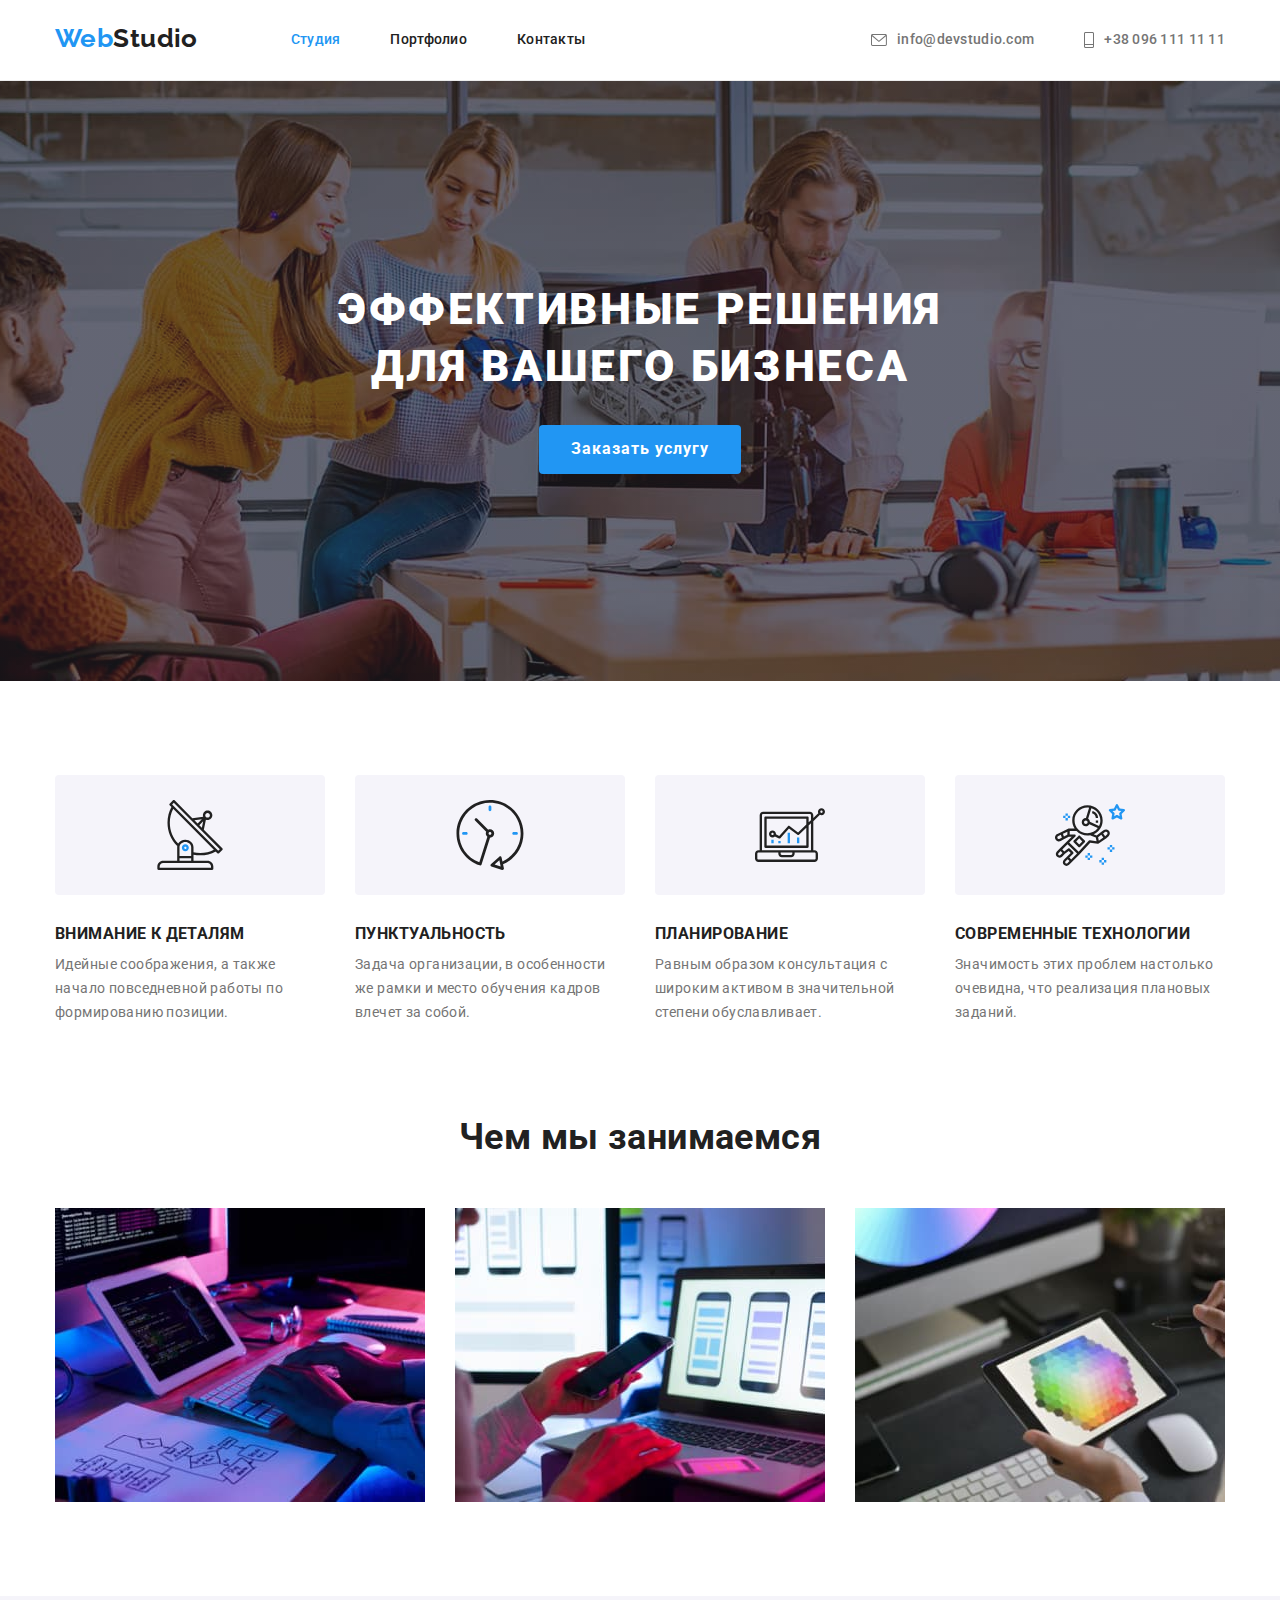
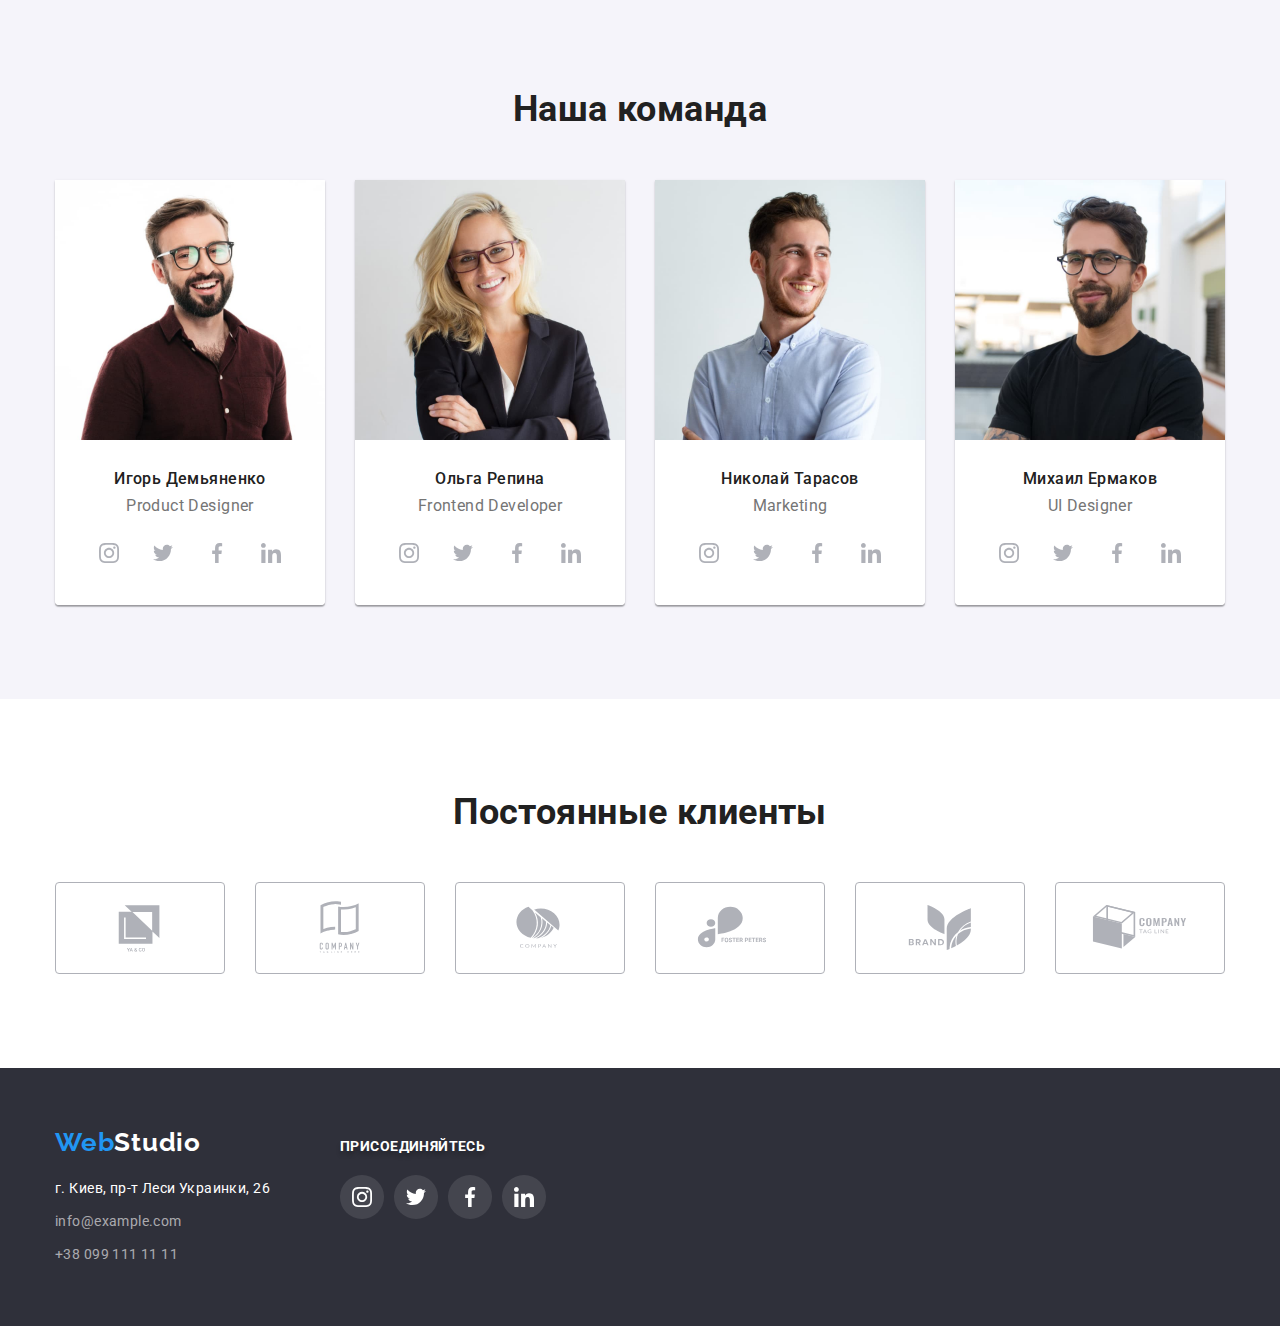
<file: index.html>
<!DOCTYPE html>
<html lang="ru">
  <head>
    <meta charset="UTF-8" />
    <meta http-equiv="X-UA-Compatible" content="IE=edge" />
    <meta name="viewport" content="width=device-width, initial-scale=1.0" />
    <title>Студия</title>
    <link rel="preconnect" href="https://fonts.googleapis.com">
    <link rel="preconnect" href="https://fonts.gstatic.com" crossorigin>
    <link href="https://fonts.googleapis.com/css2?family=Raleway:wght@700&family=Roboto:wght@400;500;700;900&display=swap"
      rel="stylesheet">
    <link rel="stylesheet" href="https://cdnjs.cloudflare.com/ajax/libs/modern-normalize/1.1.0/modern-normalize.min.css" />
    <link rel="stylesheet" href="css/style.css" />
  </head>

  <body>
    <!--top line-->
    <header class="header">
      <div class="container header-wrap">
        <nav class="nav">
        <!--retur to main page-->
        <a href="./index.html" class="logo"><span class="logo-accent">Web</span>Studio</a>
        <!--nav-->
        <ul class="site-nav list">
          <li class="top-item">
            <a class="top_link current" href="./index.html">Студия</a>
          </li>
          <li class="top-item">
            <a class="top_link" href="./portfolio.html">Портфолио</a>
          </li>
          <li class="top-item">
            <a class="top_link" href="">Контакты</a>
          </li>
        </ul>
      </nav>
      <!--contacts-->
      <ul class="top-contacts list">
        <li class="contact-item">
          <a class="top_contact" href="mailto:info@devstudio.com">
            <svg class="top-contact-icon" width="16" height="12">
              <use href="img/icons.svg#icon-email">
              </use>
            </svg>info@devstudio.com</a>
        </li>
        <li class="contact-item">
          <a class="top_contact" href="telto:+380961111111">
            <svg class="top-contact-icon" width="10" height="16">
              <use href="img/icons.svg#icon-phone"></use>
            </svg>+38 096 111 11 11</a>
        </li>
      </ul>
    </div>
    </header>

    <main>
      <!--section 1-->
      <section class="hero overlay">
        <div class="container">
          <h1 class="hero_title">Эффективные решения для вашего бизнеса</h1>
          <button class="button_primary">Заказать услугу</button>
        </div>
      </section>

      <!--section 2-->
      <section class="section-features">
      <div class="container top-padding">
          <!--title "Особенности" need to hide whit styles CSS-->
          <h2 class="features">Особенности</h2>
          <ul class="features-list list">
            <li class="features-item">
              <div class="features-icons">
                <svg class="features-icon" width="70" height="70">
                  <use href="img/icons.svg#icon-antenna"></use>
                </svg>
              </div>
              <h3 class="features_title">Внимание к деталям</h3>
              <p>Идейные соображения, а также начало повседневной работы по формированию позиции.</p>
            </li>
            <li class="features-item">
              <div class="features-icons">
                <svg class="features-icon" width="70" height="70">
                  <use href="img/icons.svg#icon-clock"></use>
                </svg>
              </div>
              <h3 class="features_title">Пунктуальность</h3>
              <p>
                Задача организации, в особенности же рамки и место обучения кадров влечет за собой.
              </p>
            </li>
            <li class="features-item">
              <div class="features-icons">
                <svg class="features-icon" width="70" height="70">
                  <use href="img/icons.svg#icon-diagram"></use>
                </svg>
              </div>
              <h3 class="features_title">Планирование</h3>
              <p>
                Равным образом консультация с широким активом в значительной степени обуславливает.
              </p>
            </li>
            <li class="features-item">
              <div class="features-icons">
                <svg class="features-icon" width="70" height="70">
                  <use href="img/icons.svg#icon-astronaut"></use>
                </svg>
              </div>
              <h3 class="features_title">Современные технологии</h3>
              <p>Значимость этих проблем настолько очевидна, что реализация плановых заданий.</p>
            </li>
          </ul>
      </div>
      </section>

      <!--section 3-->
      <section class="section-work no-padding">
      <div class="container">
        <h2 class="work">Чем мы занимаемся</h2>
        <ul class="work-list list">
          <li class="work-item">
            <img src="img/index/section_3/section3-1.jpg" alt="Планирование работы" width="370" height="294" />
          </li>
          <li class="work-item">
            <img src="img/index/section_3/section3-2.jpg" alt="Работа с уведомлениями" width="370" height="294" />
          </li>
          <li class="work-item">
            <img src="img/index/section_3/section3-3.jpg" alt="Оптимизация рабочего графика" width="370" height="294" />
          </li>
        </ul>
      </div>
      </section>

      <!--section 4-->
      <section class="section-team">
        <div class="container">
          <h2 class="team">Наша команда</h2>
          <ul class="team-list list">
            <li class="team-item">
              <img class="team-img" src="img/index/section_4/section4-1.jpg" alt="Работник компании" width="270" height="260" />
              <div class="team-content">
              <h3 class="team_name">Игорь Демьяненко</h3>
              <p lang="en" class="team_prof">Product Designer</p>
              <ul class="team-socials-list list">
                <li class="team-socials-item">
                  <a href="" class="team-socials-link">
                    <svg class="team-socials-icon" width="20" height="20">
                      <use href="./img/icons.svg#icon-instagram">
                      </use>
                    </svg>
                  </a>
                </li>
                <li class="team-socials-item">
                  <a href="" class="team-socials-link">
                    <svg class="team-socials-icon" width="20" height="20">
                      <use href="./img/icons.svg#icon-twitter">
                      </use>
                    </svg>
                  </a> 
                </li>
                <li class="team-socials-item">
                  <a href="" class="team-socials-link">
                    <svg class="team-socials-icon" width="20" height="20">
                      <use href="./img/icons.svg#icon-facebook">
                      </use>
                    </svg>
                  </a>
                </li>
                <li class="team-socials-item">
                  <a href="" class="team-socials-link">
                    <svg class="team-socials-icon" width="20" height="20">
                      <use href="./img/icons.svg#icon-linkedin">
                      </use>
                    </svg>
                  </a>
                </li>
              </ul>
              </div>
            </li>
            <li class="team-item">
              <img class="team-img" src="img/index/section_4/section4-2.jpg" alt="Работник компании" width="270" height="260" />
              <div class="team-content">
              <h3 class="team_name">Ольга Репина</h3>
              <p lang="en" class="team_prof">Frontend Developer</p>
              <ul class="team-socials-list list">
                <li class="team-socials-item">
                  <a href="" class="team-socials-link">
                    <svg class="team-socials-icon" width="20" height="20">
                      <use href="./img/icons.svg#icon-instagram">
                      </use>
                    </svg>
                  </a>
                </li>
                <li class="team-socials-item">
                  <a href="" class="team-socials-link">
                    <svg class="team-socials-icon" width="20" height="20">
                      <use href="./img/icons.svg#icon-twitter">
                      </use>
                    </svg>
                  </a>
                </li>
                <li class="team-socials-item">
                  <a href="" class="team-socials-link">
                    <svg class="team-socials-icon" width="20" height="20">
                      <use href="./img/icons.svg#icon-facebook">
                      </use>
                    </svg>
                  </a>
                </li>
                <li class="team-socials-item">
                  <a href="" class="team-socials-link">
                    <svg class="team-socials-icon" width="20" height="20">
                      <use href="./img/icons.svg#icon-linkedin">
                      </use>
                    </svg>
                  </a>
                </li>
              </ul>
              </div>
            </li>
            <li class="team-item">
              <img class="team-img" src="img/index/section_4/sectoin4-3.jpg" alt="Работник компании" width="270" height="260" />
              <div class="team-content">
              <h3 class="team_name">Николай Тарасов</h3>
              <p lang="en" class="team_prof">Marketing</p>
              <ul class="team-socials-list list">
                <li class="team-socials-item">
                  <a href="" class="team-socials-link">
                    <svg class="team-socials-icon" width="20" height="20">
                      <use href="./img/icons.svg#icon-instagram">
                      </use>
                    </svg>
                  </a>
                </li>
                <li class="team-socials-item">
                  <a href="" class="team-socials-link">
                    <svg class="team-socials-icon" width="20" height="20">
                      <use href="./img/icons.svg#icon-twitter">
                      </use>
                    </svg>
                  </a>
                </li>
                <li class="team-socials-item">
                  <a href="" class="team-socials-link">
                    <svg class="team-socials-icon" width="20" height="20">
                      <use href="./img/icons.svg#icon-facebook">
                      </use>
                    </svg>
                  </a>
                </li>
                <li class="team-socials-item">
                  <a href="" class="team-socials-link">
                    <svg class="team-socials-icon" width="20" height="20">
                      <use href="./img/icons.svg#icon-linkedin">
                      </use>
                    </svg>
                  </a>
                </li>
              </ul>
              </div>
            </li>
            <li class="team-item">
              <img class="team-img" src="img/index/section_4/section4-4.jpg" alt="Работник компании" width="270" height="260" />
              <div class="team-content">
              <h3 class="team_name">Михаил Ермаков</h3>
              <p lang="en" class="team_prof">UI Designer</p>
              <ul class="team-socials-list list">
                <li class="team-socials-item">
                  <a href="" class="team-socials-link">
                    <svg class="team-socials-icon" width="20" height="20">
                      <use href="./img/icons.svg#icon-instagram">
                      </use>
                    </svg>
                  </a>
                </li>
                <li class="team-socials-item">
                  <a href="" class="team-socials-link">
                    <svg class="team-socials-icon" width="20" height="20">
                      <use href="./img/icons.svg#icon-twitter">
                      </use>
                    </svg>
                  </a>
                </li>
                <li class="team-socials-item">
                  <a href="" class="team-socials-link">
                    <svg class="team-socials-icon" width="20" height="20">
                      <use href="./img/icons.svg#icon-facebook">
                      </use>
                    </svg>
                  </a>
                </li>
                <li class="team-socials-item">
                  <a href="" class="team-socials-link">
                    <svg class="team-socials-icon" width="20" height="20">
                      <use href="./img/icons.svg#icon-linkedin">
                      </use>
                    </svg>
                  </a>
                </li>
              </ul>
              </div>
            </li>
          </ul>
        </div>
      </section>

      <!--section 5-->
      <section class="section-clients">
        <div class="container">
          <h2 class="clients">Постоянные клиенты</h2>
          <ul class="clients-list list">
            <li class="clients-item">
              <a class="clients-link" href="">
                <svg class="clients-icon" width="106" height="60">
                  <use href="img/icons.svg#icon-logo1"></use>
                </svg>
              </a>
            </li>
            <li class="clients-item">
              <a class="clients-link" href="">
                <svg class="clients-icon" width="106" height="60">
                  <use href="img/icons.svg#icon-logo2"></use>
                </svg>
              </a>
            </li>
            <li class="clients-item">
              <a class="clients-link" href="">
                <svg class="clients-icon" width="106" height="60">
                  <use href="img/icons.svg#icon-logo3"></use>
                </svg>
              </a>
            </li>
            <li class="clients-item">
              <a class="clients-link" href="">
                <svg class="clients-icon" width="106" height="60">
                  <use href="img/icons.svg#icon-logo4"></use>
                </svg>
              </a>
            </li>
            <li class="clients-item">
              <a class="clients-link" href="">
                <svg class="clients-icon" width="106" height="60">
                  <use href="img/icons.svg#icon-logo5"></use>
                </svg>
              </a>
            </li>
            <li class="clients-item">
              <a class="clients-link" href="">
                <svg class="clients-icon" width="106" height="60">
                  <use href="img/icons.svg#icon-logo6"></use>
                </svg>
              </a>
            </li>
          </ul>
        </div>
      </section>
    </main>

    <footer class="footer">
      <div class="container footer-container">
        <div class="footer-block">
        <a class="logo-footer" href="./index.html"><span class="logo-accent">Web</span>Studio</a>
        <address class="address">
          <ul class="list">
            <li class="address-item">
              <a class="address-map" href="https://goo.gl/maps/jYwfcW3zjosPF1Vx7" target="_blank" rel="noopener noreferrer" >г.
                Киев, пр-т Леси Украинки, 26</a>
            </li>
            <li class="address-item">
              <a class="address-contact" href="mailto:info@example.com">info@example.com</a>
            </li>
            <li class="address-item">
              <a class="address-contact" href="telto:+380991111111">+38 099 111 11 11</a>
            </li>
          </ul>
        </address>
        </div>
        <div class="footer-block">
          <p class="join-text">Присоединяйтесь</p>
          <ul class="join-socials-list list">
            <li class="join-socials-item">
              <a href="" class="join-socials-link">
                <svg class="join-socials-icon" width="20" height="20">
                  <use href="./img/icons.svg#icon-instagram">
                  </use>
                </svg>
              </a>
            </li>
            <li class="join-socials-item">
              <a href="" class="join-socials-link">
                <svg class="join-socials-icon" width="20" height="20">
                  <use href="./img/icons.svg#icon-twitter">
                  </use>
                </svg>
              </a>
            </li>
            <li class="join-socials-item">
              <a href="" class="join-socials-link">
                <svg class="join-socials-icon" width="20" height="20">
                  <use href="./img/icons.svg#icon-facebook">
                  </use>
                </svg>
              </a>
            </li>
            <li class="join-socials-item">
              <a href="" class="join-socials-link">
                <svg class="join-socials-icon" width="20" height="20">
                  <use href="./img/icons.svg#icon-linkedin">
                  </use>
                </svg>
              </a>
            </li>
          </ul>
        </div>
      </div>
    </footer>
  </body>
</html>
</file>
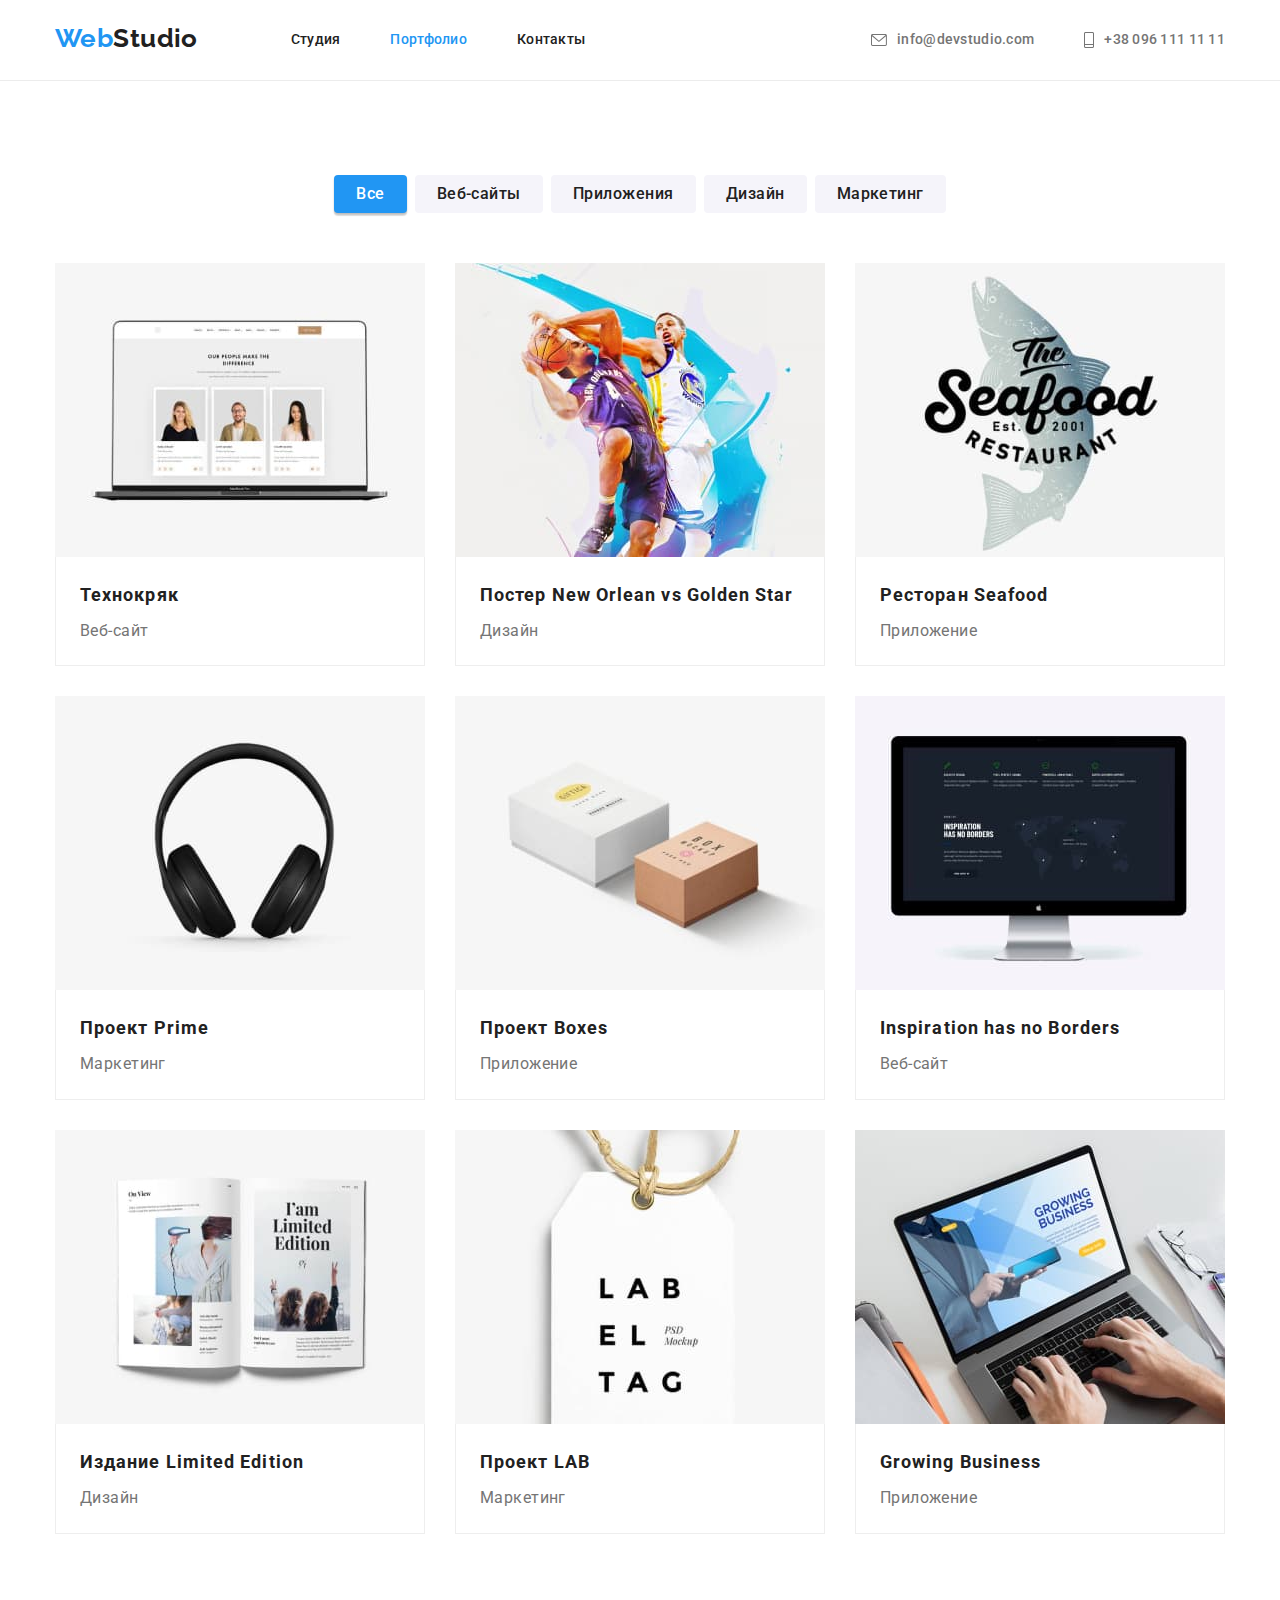
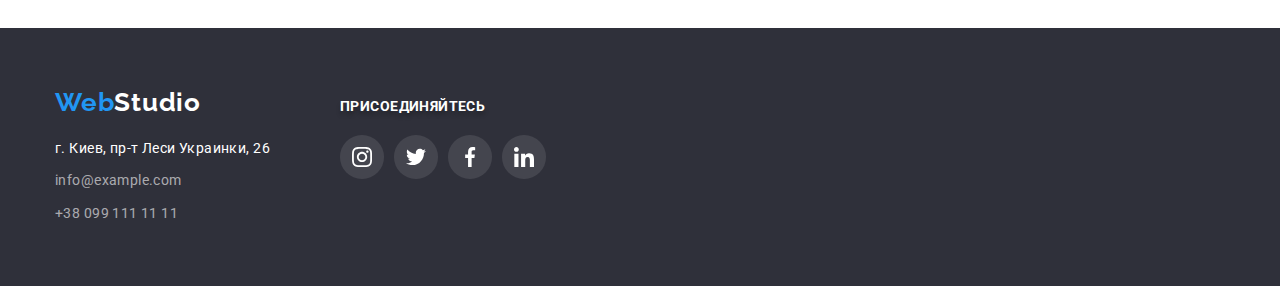
<file: portfolio.html>
<!DOCTYPE html>
<html lang="ru">
  <head>
    <meta charset="UTF-8" />
    <meta http-equiv="X-UA-Compatible" content="IE=edge" />
    <meta name="viewport" content="width=device-width, initial-scale=1.0" />
    <title>Портфолио</title>
    <link rel="preconnect" href="https://fonts.googleapis.com">
    <link rel="preconnect" href="https://fonts.gstatic.com" crossorigin>
    <link href="https://fonts.googleapis.com/css2?family=Raleway:wght@700&family=Roboto:wght@400;500;700;900&display=swap"
      rel="stylesheet">
    <link rel="stylesheet" href="https://cdnjs.cloudflare.com/ajax/libs/modern-normalize/1.1.0/modern-normalize.min.css" />
    <link rel="stylesheet" href="css/style.css" />
  </head>
  <body>
    <!--top lone-->
    <header class="header">
      <div class="container header-wrap">
        <nav class="nav">
          <!--retur to main paig-->
          <a href="./index.html" class="logo"><span class="logo-accent">Web</span>Studio</a>
          <!--nav-->
          <ul class="site-nav list">
            <li class="top-item">
              <a class="top_link" href="./index.html">Студия</a>
            </li>
            <li class="top-item">
              <a class="top_link current" href="./portfolio.html">Портфолио</a>
            </li>
            <li class="top-item">
              <a class="top_link" href="">Контакты</a>
            </li>
          </ul>
        </nav>
        <!--contacts-->
        <ul class="top-contacts list">
          <li class="contact-item">
            <a class="top_contact" href="mailto:info@devstudio.com">
              <svg class="top-contact-icon" width="16" height="12">
                <use href="img/icons.svg#icon-email">
                </use>
              </svg>info@devstudio.com</a>
          </li>
          <li class="contact-item">
            <a class="top_contact" href="telto:+380961111111">
              <svg class="top-contact-icon icon-phone" width="10" height="16">
                <use href="img/icons.svg#icon-phone"></use>
              </svg>+38 096 111 11 11</a>
          </li>
        </ul>
      </div>
    </header>

    <main>
      <!--filter-->
      <section class="section-filter">
        <div class="container top-padding">
          <!--title "Проекти" need to hide whit styles CSS-->
          <h1 class="filter">Проекти</h1>
          <ul class="filter-list list">
            <li class="filter-item">
              <button class="button_current">Все</button>
            </li>
            <li class="filter-item">
              <button class="button_secondary">Веб-сайты</button>
            </li>
            <li class="filter-item">
              <button class="button_secondary">Приложения</button>
            </li>
            <li class="filter-item">
              <button class="button_secondary">Дизайн</button>
            </li>
            <li class="filter-item">
              <button class="button_secondary">Маркетинг</button>
            </li>
          </ul>
          <!--projects-->
          <ul class="project-list list">
            <!--project_1-->
            <li class="project-item">
              <a class="project-link" href="">
                <img src="img/portfolio/project_1.jpg" alt="Главная страничка сайта" width="370" height="294" />
                <div class="project-content">
                  <h2 class="project_name">Технокряк</h2>
                  <p class="project_about">Веб-сайт</p>
                </div>
              </a>
            </li>
            <!--progect_2-->
            <li class="project-item">
              <a class="project-link" href="">
                <img src="img/portfolio/prpject_2.jpg" alt="Постер баскетбольной команды" width="370" height="294" />
                <div class="project-content">
                  <h2 class="project_name">Постер <span lang="en">New Orlean vs Golden Star</span></h2>
                  <p class="project_about">Дизайн</p>
                </div>
              </a>  
            </li>
            <!--progect_3-->
            <li class="project-item">
              <a class="project-link" href="">
                <img src="img/portfolio/project_3.jpg" alt="Логотип ресторана" width="370" height="294" />
                <div class="project-content">
                  <h2 class="project_name">Ресторан <span lang="en">Seafood</span></h2>
                  <p class="project_about">Приложение</p>
                </div>
              </a>  
            </li>
            <!--progect_4-->
            <li class="project-item">
              <a class="project-link" href="">
                <img src="img/portfolio/project_4.jpg" alt="Наушники" width="370" height="294" />
                <div class="project-content">
                  <h2 class="project_name">Проект <span lang="en">Prime</span></h2>
                  <p class="project_about">Маркетинг</p>
                </div>
              </a>  
            </li>
            <!--progect_5-->
            <li class="project-item">
              <a class="project-link" href="">
                <img src="img/portfolio/project_5.jpg" alt="Коробки" width="370" height="294" />
                <div class="project-content">
                  <h2 class="project_name">Проект <span lang="en">Boxes</span></h2>
                  <p class="project_about">Приложение</p>
                </div>
              </a>
            </li>
            <!--progect_6-->
            <li class="project-item">
              <a class="project-link" href="">
                <img src="img/portfolio/project_6.jpg" alt="Персональний компютер" width="370" height="294" />
                <div class="project-content">
                  <h2 lang="en" class="project_name">Inspiration has no Borders</h2>
                  <p class="project_about">Веб-сайт</p>
                </div>
              </a>
            </li>
            <!--progect_7-->
            <li class="project-item">
              <a class="project-link" href="">
                <img src="img/portfolio/project_7.jpg" alt="Журнальное издание" width="370" height="294" />
                <div class="project-content">
                  <h2 class="project_name">Издание <span lang="en">Limited Edition</span></h2>
                  <p class="project_about">Дизайн</p>
                </div>
              </a>  
            </li>
            <!--progect_8-->
            <li class="project-item">
              <a class="project-link" href="">
                <img src="img/portfolio/project_8.jpg" alt="Етикетка на шнурке" width="370" height="294" />
                <div class="project-content">
                  <h2 class="project_name">Проект <span lang="en">LAB</span></h2>
                  <p class="project_about">Маркетинг</p>
                </div>
              </a>  
            </li>
            <!--progect_9-->
            <li class="project-item">
              <a class="project-link" href="">
                <img src="img/portfolio/project_9.jpg" alt="Работа за ноутбуком" width="370" height="294" />
                <div class="project-content">
                  <h2 lang="en" class="project_name">Growing Business</h2>
                  <p class="project_about">Приложение</p>
                </div>
              </a>  
            </li>
          </ul>
        </div>
      </section>
    </main>

    <footer class="footer">
      <div class="container footer-container">
        <div class="footer-block">
          <a class="logo-footer" href="./index.html"><span class="logo-accent">Web</span>Studio</a>
          <address class="address">
            <ul class="list">
              <li class="address-item">
                <a class="address-map" href="https://goo.gl/maps/jYwfcW3zjosPF1Vx7" target="_blank"
                  rel="noopener noreferrer">г.
                  Киев, пр-т Леси Украинки, 26</a>
              </li>
              <li class="address-item">
                <a class="address-contact" href="mailto:info@example.com">info@example.com</a>
              </li>
              <li class="address-item">
                <a class="address-contact" href="telto:+380991111111">+38 099 111 11 11</a>
              </li>
            </ul>
          </address>
        </div>
        <div class="footer-block">
          <p class="join-text">Присоединяйтесь</p>
          <ul class="join-socials-list list">
            <li class="join-socials-item">
              <a href="" class="join-socials-link">
                <svg class="join-socials-icon" width="20" height="20">
                  <use href="./img/icons.svg#icon-instagram">
                  </use>
                </svg>
              </a>
            </li>
            <li class="join-socials-item">
              <a href="" class="join-socials-link">
                <svg class="join-socials-icon" width="20" height="20">
                  <use href="./img/icons.svg#icon-twitter">
                  </use>
                </svg>
              </a>
            </li>
            <li class="join-socials-item">
              <a href="" class="join-socials-link">
                <svg class="join-socials-icon" width="20" height="20">
                  <use href="./img/icons.svg#icon-facebook">
                  </use>
                </svg>
              </a>
            </li>
            <li class="join-socials-item">
              <a href="" class="join-socials-link">
                <svg class="join-socials-icon" width="20" height="20">
                  <use href="./img/icons.svg#icon-linkedin">
                  </use>
                </svg>
              </a>
            </li>
          </ul>
        </div>
      </div>
    </footer>
  </body>
</html>
</file>
<file: css/style.css>
/* main-color #757575 */
/* secondary-color #212121 */
/* accent-color #2196F3 */

:root {
  --primary-text-color: #757575;
  --title-text-color: #212121;
  --accent-color: #2196f3;
  --accent-hover: #188ce8;
  --primary-white-color: #ffffff;
  --primary-background: #2f303a;
  --secondary-background: #f5f4fa;
  --top-border: #ececec;
  --bottom-border: #eeeeee;
  --icons-color: #afb1b8;
  --card-gap: 30px;
}
h1,
h2,
h3,
h4,
h5,
h6,
p {
  margin: 0;
}
ul {
  margin: 0;
  padding: 0;
}
img {
  display: block;
  max-width: 100%;
  height: auto;
}
body {
  font-family: 'Roboto', sans-serif;
  font-weight: 400;
  font-size: 14px;
  line-height: 1.7;
  letter-spacing: 0.03em;
  background-color: var(--primary-white-color);
  color: var(--primary-text-color);
}
.list {
  padding: 0;
  margin: 0;
  list-style: none;
}
.container {
  margin-left: auto;
  margin-right: auto;
  width: 1200px;
  padding-left: 15px;
  padding-right: 15px;
}
/* ===== Header ====== */
.header {
  border-bottom: 1px solid var(--top-border);
}
.header-wrap {
  display: flex;
}
.nav {
  display: flex;
}
.site-nav {
  display: flex;
  align-items: center;
}
.logo {
  font-family: 'Raleway', sans-serif;
  font-weight: 700;
  font-size: 26px;
  line-height: 1.1;
  text-decoration: none;
  color: var(--title-text-color);
  margin-right: 93px;
  padding: 24px 0;
}
.logo-accent {
  font-family: 'Raleway', sans-serif;
  font-weight: 700;
  font-size: 26px;
  line-height: 1.1;
  text-decoration: none;
  color: var(--accent-color);
}
.top-item + .top-item {
  margin-left: 50px;
}

.top_link {
  display: flex;
  padding: 32px 0;
  font-weight: 500;
  font-size: 14px;
  line-height: 1.1;
  letter-spacing: 0.02em;
  text-decoration: none;
  color: var(--title-text-color);
}
.top_link:hover,
.top_link:focus,
.top_contact:hover,
.top_contact:focus {
  color: var(--accent-color);
}
.current {
  color: var(--accent-color);
}
.top-contacts {
  display: flex;
  margin-left: auto;
  align-items: center;
}
.top_contact {
  font-weight: 500;
  font-size: 14px;
  line-height: 1.1;
  letter-spacing: 0.02em;
  text-decoration: none;
  color: var(--primary-text-color);
  padding: 32px 0;
  align-items: center;
  justify-content: center;
  display: flex;
}
.contact-item + .contact-item {
  margin-left: 50px;
}
.top-contact-icon {
  margin-right: 10px;
  fill: currentColor;
}
/* ==== end-header ====== */
/* ====section hero ====*/
.overlay {
  max-width: 1600px;
  height: 600px;
  margin-left: auto;
  margin-right: auto;
  background-image: linear-gradient(
      rgba(47, 48, 58, 0.4),
      rgba(47, 48, 58, 0.4)
    ),
    url(../img/index/hero.jpg);
  background-repeat: no-repeat;
  background-position: center;
  background-size: cover;
}
.hero {
  padding-top: 200px;
  padding-bottom: 200px;
  text-align: center;
  background-color: var(--primary-background);
}
.hero_title {
  width: 696px;
  margin-top: 0;
  margin-bottom: 30px;
  margin-left: auto;
  margin-right: auto;
  font-weight: 900;
  font-size: 44px;
  line-height: 1.3;
  letter-spacing: 0.06em;
  text-transform: uppercase;
  color: var(--primary-white-color);
}
/* ====end section hero ====*/
/* ===sections studio ===*/
/* features */
.features,
.filter /*in portfolio*/ {
  display: none;
}
.features-list {
  display: flex;
}
.features-item {
  width: 270px;
}
.features-item:nth-child(n + 2) {
  margin-left: 30px;
}
.features-icons {
  display: flex;
  height: 120px;
  background-color: var(--secondary-background);
  border-radius: 4px;
  margin-bottom: 30px;
  align-items: center;
  justify-content: center;
}
.features_title {
  margin-bottom: 10px;
  font-weight: 700;
  line-height: 1.1;
  text-transform: uppercase;
  color: var(--title-text-color);
}
.section-features,
.section-filter, /* in portfolio*/ 
.section-work,
.section-team,
.section-clients {
  padding-top: 94px;
  padding-bottom: 94px;
}
.no-padding {
  padding-top: 0;
}
/* work */
.work-list {
  display: flex;
}
.work-item + .work-item {
  margin-left: 30px;
}
.work,
.team,
.clients {
  margin-bottom: 50px;
  font-weight: 700;
  font-size: 36px;
  line-height: 1.1;
  text-align: center;
  color: var(--title-text-color);
}

/* Team */
.section-team {
  background-color: var(--secondary-background);
}
.team-list {
  display: flex;
  margin-left: calc(-1 * var(--card-gap));
}

.team-item {
  flex-basis: calc(100% / 4 - var(--card-gap));
  margin-left: var(--card-gap);
  box-shadow: 0px 1px 3px rgba(0, 0, 0, 0.12), 0px 1px 1px rgba(0, 0, 0, 0.14),
    0px 2px 1px rgba(0, 0, 0, 0.2);
  border-radius: 0px 0px 4px 4px;
}
.team-content {
  width: 270px;
  padding: 30px 32px;
  background-color: var(--primary-white-color);
  border-radius: 0px 0px 4px 4px;
}
.team_name {
  font-weight: 500;
  font-size: 16px;
  line-height: 1.1;
  text-align: center;
  color: var(--title-text-color);
  margin-bottom: 10px;
}
.team_prof {
  font-size: 16px;
  line-height: 1.1;
  text-align: center;
  margin-bottom: 16px;
}
.team-socials-list {
  display: flex;
  justify-content: center;
}
.team-socials-link {
  display: flex;
  height: 44px;
  width: 44px;
  border-radius: 50%;
  align-items: center;
  justify-content: center;
  color: var(--icons-color);
}
.team-socials-item + .team-socials-item {
  margin-left: 10px;
}
.team-socials-icon {
  fill: currentColor;
}
.team-socials-link:hover,
.team-socials-link:focus {
  background-color: var(--accent-color);
  color: var(--primary-white-color);
}
/*=======clients=======*/
.clients {
  margin-bottom: 50px;
}
.clients-list {
  display: flex;
}
.clients-item + .clients-item {
  margin-left: var(--card-gap);
}
.clients-link {
  display: flex;
  width: 170px;
  height: 92px;
  border: 1px solid var(--icons-color);
  border-radius: 4px;
  align-items: center;
  justify-content: center;
  color: var(--icons-color);
  cursor: pointer;
}
.clients-icon {
  fill: currentColor;
}
.clients-link:hover,
.clients-link:focus {
  color: var(--accent-color);
  border: 1px solid var(--accent-color);
}
/*=======END clients=======*/
/* ===END sections studio ===*/
/* =======footer======= */
.footer {
  background-color: var(--primary-background);
  padding-top: 60px;
  padding-bottom: 60px;
}
.footer-container {
  display: flex;
  align-items: baseline;
}
.footer-block + .footer-block {
  margin-left: 70px;
}
.logo-footer {
  display: flex;
  font-family: 'Raleway', sans-serif;
  font-weight: 700;
  font-size: 26px;
  line-height: 1.1;
  letter-spacing: 0.03em;
  text-decoration: none;
  color: var(--primary-white-color);
  margin-bottom: 20px;
}
.address-item:not(:last-child) {
  margin-bottom: 9px;
}
.address-map {
  font-style: normal;
  text-decoration: none;
  color: var(--primary-white-color);
}
.address-contact {
  font-style: normal;
  text-decoration: none;
  color: rgba(255, 255, 255, 0.6);
}
.address-map:hover,
.address-map:focus {
  color: var(--accent-color);
}
.address-contact:hover,
.address-contact:focus {
  color: var(--accent-color);
}
.join-text {
  margin-bottom: 20px;
  text-transform: uppercase;
  font-weight: 700;
  line-height: 1.14;
  color: var(--primary-white-color);
  text-shadow: 0px 4px 4px rgba(0, 0, 0, 0.25);
}
.join-socials-list {
  display: flex;
  justify-content: center;
}
.join-socials-link {
  display: flex;
  height: 44px;
  width: 44px;
  border-radius: 50%;
  align-items: center;
  justify-content: center;
  color: var(--primary-white-color);
  background-image: linear-gradient(
    rgba(255, 255, 255, 0.1),
    rgba(255, 255, 255, 0.1)
  );
}
.join-socials-item + .join-socials-item {
  margin-left: 10px;
}
.join-socials-icon {
  fill: currentColor;
}
.join-socials-link:hover,
.join-socials-link:focus {
  background-color: var(--accent-color);
}
/* ========end footer===== */
/* =======portfolio section======= */
.filter-list {
  display: flex;
  justify-content: center;
  margin-bottom: 50px;
}
.filter-item + .filter-item {
  margin-left: 8px;
}
.project-list {
  display: flex;
  margin-left: calc(-1 * var(--card-gap));
  margin-top: calc(-1 * var(--card-gap));
  flex-wrap: wrap;
}
.project-item {
  width: calc(100% / 3 - var(--card-gap));
  margin-left: var(--card-gap);
  margin-top: var(--card-gap);
}
.project-link {
  display: block;
  text-decoration: none;
}
.project-link:hover,
.project-link:focus {
  border: 1px solid var(--bottom-border);
  box-shadow: 0px 1px 1px rgba(0, 0, 0, 0.12), 0px 4px 4px rgba(0, 0, 0, 0.06),
    1px 4px 6px rgba(0, 0, 0, 0.16);
}
.project-content {
  padding: 20px 24px;
  border: 1px solid var(--bottom-border);
  border-top: 0;
}
.project_name {
  font-weight: 700;
  font-size: 18px;
  line-height: 2;
  letter-spacing: 0.06em;
  color: var(--title-text-color);
  margin-bottom: 4px;
}
.project_about {
  font-size: 16px;
  line-height: 1.8;
  color: var(--primary-text-color);
}
/* =======end portfolio section======= */
/* ======button ========*/
.button_primary {
  border: 0;
  padding: 10px 32px;
  min-width: 136px;
  text-align: center;
  font-weight: 700;
  font-size: 16px;
  line-height: 1.8;
  letter-spacing: 0.06em;
  color: var(--primary-white-color);
  background-color: var(--accent-color);
  cursor: pointer;
  border-radius: 4px;
}
.button_secondary,
.button_current {
  border: 0;
  padding: 6px 22px;
  font-weight: 500;
  font-size: 16px;
  line-height: 1.6;
  letter-spacing: 0.03em;
  cursor: pointer;
  border-radius: 4px;
}
.button_secondary {
  background-color: var(--secondary-background);
  color: var(--title-text-color);
}
.button_current {
  color: var(--primary-white-color);
  background-color: var(--accent-color);
  box-shadow: 0px 3px 1px rgba(0, 0, 0, 0.1), 0px 1px 2px rgba(0, 0, 0, 0.08),
    0px 2px 2px rgba(0, 0, 0, 0.12);
}
.button_primary:hover,
.button_primary:focus {
  color: var(--primary-white-color);
  background-color: var(--accent-hover);
}
.button_secondary:hover,
.button_secondary:focus {
  color: var(--primary-white-color);
  background-color: var(--accent-color);
  box-shadow: 0px 3px 1px rgba(0, 0, 0, 0.1), 0px 1px 2px rgba(0, 0, 0, 0.08),
    0px 2px 2px rgba(0, 0, 0, 0.12);
}
</file>
